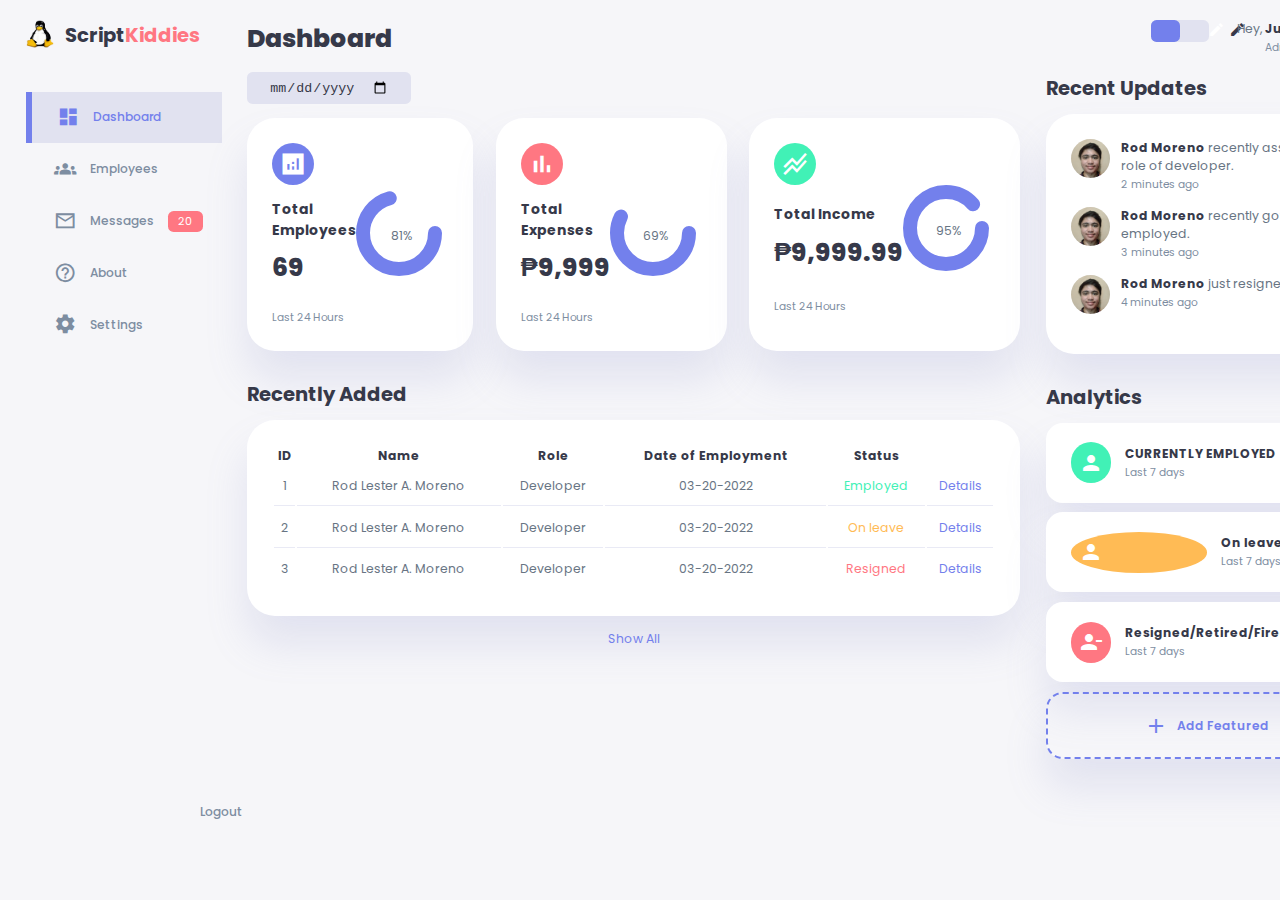
<file: index.html>
<!DOCTYPE html>
<html lang="en">
<head>
    <meta charset="UTF-8">
    <meta http-equiv="X-UA-Compatible" content="IE=edge">
    <meta name="viewport" content="width=device-width, initial-scale=1.0">
    
    <title>Dashboard | Script Kiddies</title>

    <!-- Website icon -->
    <link href="./assets/icons/employee-2.png" rel="icon" type="image/x-icon" />

    <!-- Material icons -->
    <link href="https://fonts.googleapis.com/icon?family=Material+Icons+Sharp" rel="stylesheet" />

    <!-- Personal stylesheet -->
    <link href="./css/style.css" rel="stylesheet" />
</head>
<body>
    <section class="container">

        <!------------- START OF ASIDE ----------------->
        <aside>
            <!------------ TOP - LOGO & GROUP NAME ------------------>
            <section class="top">
                <div class="logo">
                    <img src="./assets/images/tux.png">
                    <h2>Script<span class="danger">Kiddies</span></h2>
                </div>
                <div class="close" id="close-button">
                    <span class="material-icons-sharp">
                        close
                    </span>
                </div>
            </section>
            <section class="sidebar">
                <!-- Home -->
                <!-- <a href="../index.html">
                    <span class="material-icons-sharp">
                        home
                    </span>
                    <h3>Home</h3>
                </a> -->
                <!-- Main overview of the company -->
                <a href="#" class="active">
                    <span class="material-icons-sharp">
                        dashboard
                    </span>
                    <h3>Dashboard</h3>
                </a>
                <!-- List of employees with their details -->
                <a href="./components/employees.html">
                    <span class="material-icons-sharp">
                        groups
                    </span>
                    <h3>Employees</h3>
                </a>
                <!-- Messaging -->
                <a href="#">
                    <span class="material-icons-sharp">
                        mail_outline
                    </span>
                    <h3>Messages</h3>
                    <span class="message-count">20</span>
                </a>
                <!-- About -->
                <a href="./components/about.html">
                    <span class="material-icons-sharp">
                        help_outline
                    </span>
                    <h3>About</h3>
                </a>
                <!-- Administrative settings (available to the admin account only) -->
                <!-- This is where CRUD is done -->
                <a href="#">
                    <span class="material-icons-sharp">
                        settings
                    </span>
                    <h3>Settings</h3>
                </a>
                <!-- Log out -->
                <a href="./login.html">
                    <span class="material-icons-sharp">
                        logout
                    </span>
                    <h3>Logout</h3>
                </a>
            </section>
        </aside>
        <!----------------------- END OF ASIDE ----------------------->

        <!---------- START OF MAIN CONTENT (CENTER CONTENT) -------------->
        <main>
            <h1>Dashboard</h1>

            <div class="date">
                <input type="date">
            </div>

            <!---------- START OF INSIGHTS (TOP PART) -------------->
            <section class="insights">
                <div class="sales">
                    <span class="material-icons-sharp">
                        analytics
                    </span>
                    <div class="middle">
                        <div class="left">
                            <h3>Total Employees</h3>
                            <h1>69</h1>
                        </div>
                        <div class="progress">
                            <svg>
                                <circle cx='38' cy='38' r='36'></circle>
                            </svg>
                            <div class="number">
                                <p>81%</p>
                            </div>
                        </div>
                    </div>
                    <small class="text-muted">
                        Last 24 Hours
                    </small>
                </div>
                <!-- TOTAL EMPLOYEES -->
                <!-------------------- END OF TOTAL SALES ------------------------->
                <div class="expenses">
                    <span class="material-icons-sharp">
                        bar_chart
                    </span>
                    <div class="middle">
                        <div class="left">
                            <h3>Total Expenses</h3>
                            <h1>₱9,999</h1>
                        </div>
                        <div class="progress">
                            <svg>
                                <circle cx='38' cy='38' r='36'></circle>
                            </svg>
                            <div class="number">
                                <p>69%</p>
                            </div>
                        </div>
                    </div>
                    <small class="text-muted">
                        Last 24 Hours
                    </small>
                </div>
                <!-- TOTAL EXPENSES -->
                <!-------------------- END OF EXPENSES ------------------------->
                <div class="income">
                    <span class="material-icons-sharp">
                        stacked_line_chart
                    </span>
                    <div class="middle">
                        <div class="left">
                            <h3>Total Income</h3>
                            <h1>₱9,999.99</h1>
                        </div>
                        <div class="progress">
                            <svg>
                                <circle cx='38' cy='38' r='36'></circle>
                            </svg>
                            <div class="number">
                                <p>95%</p>
                            </div>
                        </div>
                    </div>
                    <small class="text-muted">
                        Last 24 Hours
                    </small>
                </div>
                <!-- TOTAL INCOME -->
                <!-------------------- END OF INCOME ------------------------->
            </section>
            <!------------- END OF INSIGHTS ------------->

            <!-------------- RECENTLY ADDED EMPLOYEES --------------------->
            <section class="recent-added">
                <h2>Recently Added</h2>
                <table>
                    <thead>
                        <tr>
                            <th>ID</th>
                            <th>Name</th>
                            <th>Role</th>
                            <th>Date of Employment</th> <!--- Date of employment ----->
                            <th>Status</th>
                        </tr>
                    </thead>
                    <tbody>
                        <!-- <tr>
                            <td>1</td>
                            <td>Rod Lester A. Moreno</td>
                            <td>Full-Stack Developer</td>
                            <td>03-20-2022</td>
                            <td class="success">Employed</td>
                            <td class="primary">Details</td>
                        </tr>
                        <tr>
                            <td>2</td>
                            <td>Rod Lester A. Moreno</td>
                            <td>Full-Stack Developer</td>
                            <td>03-20-2022</td>
                            <td class="success">Employed</td>
                            <td class="primary">Details</td>
                        </tr>
                        <tr>
                            <td>3</td>
                            <td>Rod Lester A. Moreno</td>
                            <td>Full-Stack Developer</td>
                            <td>03-20-2022</td>
                            <td class="warning">On leave</td>
                            <td class="primary">Details</td>
                        </tr>
                        <tr>
                            <td>4</td>
                            <td>Rod Lester A. Moreno</td>
                            <td>Full-Stack Developer</td>
                            <td>03-20-2022</td>
                            <td class="success">Employed</td>
                            <td class="primary">Details</td>
                        </tr>
                        <tr>
                            <td>5</td>
                            <td>Rod Lester A. Moreno</td>
                            <td>Full-Stack Developer</td>
                            <td>03-20-2022</td>
                            <td class="danger">Resigned</td>
                            <td class="primary">Details</td>
                        </tr> -->
                    </tbody>
                </table>
                <a href="#">Show All</a>
            </section>
            <!----------- END OF RECENTLY ADDED -------------------->
        </main>
        <!-------------- END OF MAIN CONTENT --------------------->

        <!------- START OF RIGHT CONTENT (ANNOUNCEMENTS, OTHER DETAILS) -------->
        <section class="right">
            <!-- START OF TOP -->
            <div class="top">
                <button id="menu-btn">
                    <span class="material-icons-sharp">
                        menu
                    </span>
                </button>
                <!-- theme toggle (light or dark)-->
                <div class="theme-toggler">
                    <!-- light mode -->
                    <span class="material-icons-sharp active">
                        light_mode
                    </span>
                    <!-- dark mode -->
                    <span class="material-icons-sharp">
                        dark_mode
                    </span>
                </div>
                <div class="profile">
                    <div class="info">
                        <p>Hey, <b>Juan</b></p>
                        <small class="text-muted">Admin</small>
                    </div>
                    <div class="profile-photo">
                        <img src="./assets/images/portrait.jpg">
                    </div>
                </div>
            </div>
            <!-- END OF TOP -->
            <!-- START OF RECENT UPDATES -->
            <div class="recent-updates">
                <h2>Recent Updates</h2>
                <div class="updates">
                    <div class="update">
                        <div class="profile-photo">
                            <img src="./assets/images/portrait.jpg">
                        </div>
                        <div class="message">
                            <p><b>Rod Moreno</b> recently assigned a role of developer.</p>
                            <small class="text-muted">2 minutes ago</small>
                        </div>
                    </div>
                    <div class="update">
                        <div class="profile-photo">
                            <img src="./assets/images/portrait.jpg">
                        </div>
                        <div class="message">
                            <p><b>Rod Moreno</b> recently got employed.</p>
                            <small class="text-muted">3 minutes ago</small>
                        </div>
                    </div>
                    <div class="update">
                        <div class="profile-photo">
                            <img src="./assets/images/portrait.jpg">
                        </div>
                        <div class="message">
                            <p><b>Rod Moreno</b> just resigned.</p>
                            <small class="text-muted">4 minutes ago</small>
                        </div>
                    </div>
                </div>
            </div>
            <!-- END OF RECENT UPDATES -->
            <!-- START OF ANALYTICS -->
            <div class="analytics">
                <h2>Analytics</h2>
                <!-- CURRENTLY EMPLOYED -->
                <div class="item online">
                    <div class="icon">
                        <span class="material-icons-sharp">
                            person
                        </span>
                    </div>
                    <div class="right">
                        <div class="info">
                            <h3>CURRENTLY EMPLOYED</h3>
                            <small class="text-muted">Last 7 days</small>
                        </div>
                        <h5 class="success">+23%</h5>
                        <h3>69</h3>
                    </div>
                </div>
                <!-- ON LEAVE -->
                <div class="item offline">
                    <div class="icon">
                        <span class="material-icons-sharp">
                            person_off
                        </span>
                    </div>
                    <div class="right">
                        <div class="info">
                            <h3>On leave</h3>
                            <small class="text-muted">Last 7 days</small>
                        </div>
                        <h5 class="warning">+5%</h5>
                        <h3>3</h3>
                    </div>
                </div>
                <!-- Resigned -->
                <div class="item customers">
                    <div class="icon">
                        <span class="material-icons-sharp">
                            person_remove
                        </span>
                    </div>
                    <div class="right">
                        <div class="info">
                            <h3>Resigned/Retired/Fired</h3>
                            <small class="text-muted">Last 7 days</small>
                        </div>
                        <h5 class="danger">+2%</h5>
                        <h3>1</h3>
                    </div>
                </div>
                <div class="item add-category">
                    <div>
                        <span class="material-icons-sharp">
                            add
                        </span>
                        <h3>Add Featured</h3>
                    </div>
                </div>
            </div>
            <!-- END OF ANALYTICS -->
        </section>
    </section>

    <script src="./js/recent-add.js"></script>
    <script src="./js/index.js"></script>
</body>
</html>
</file>
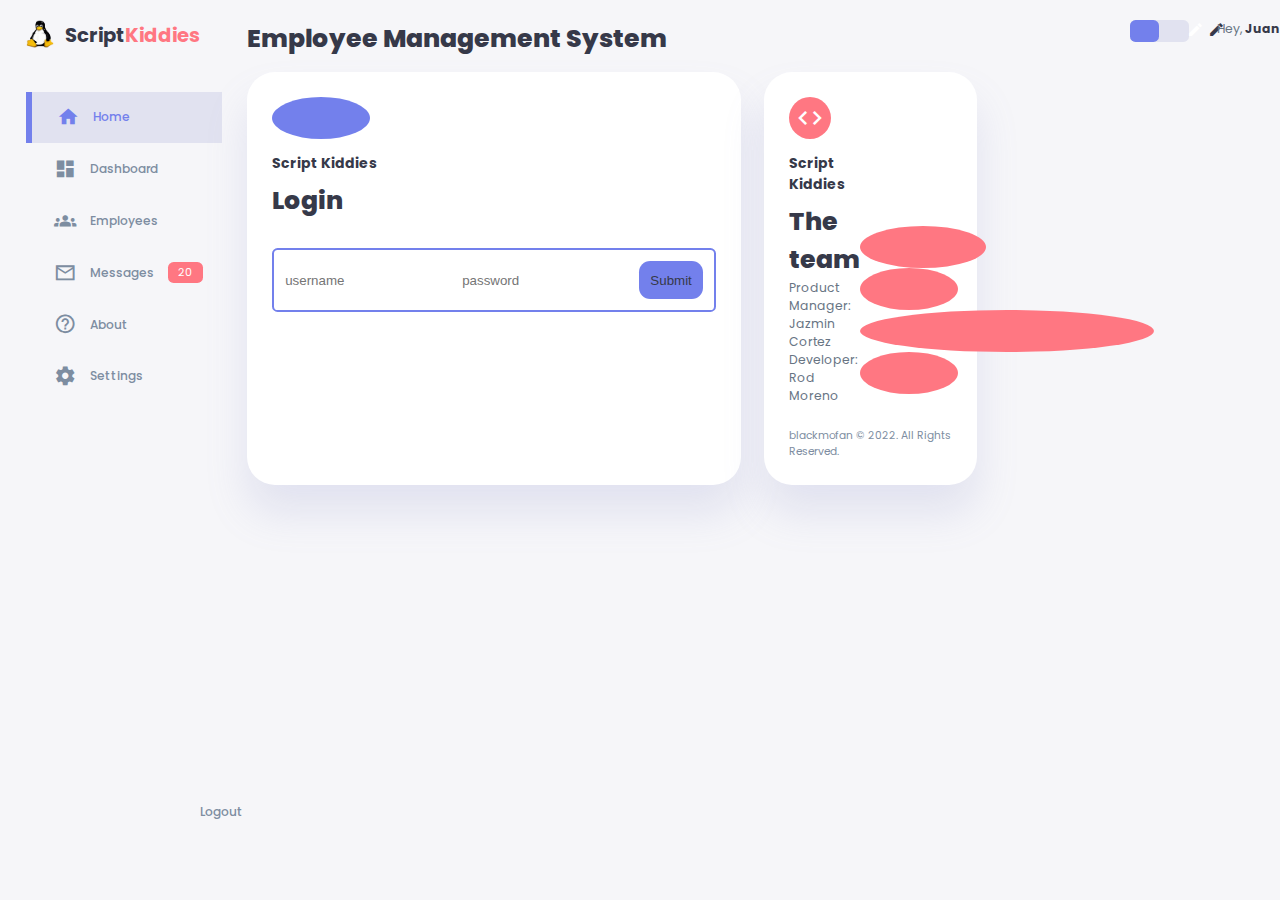
<file: login.html>
<!DOCTYPE html>
<html lang="en">
<head>
    <meta charset="UTF-8">
    <meta http-equiv="X-UA-Compatible" content="IE=edge">
    <meta name="viewport" content="width=device-width, initial-scale=1.0">
    
    <title>Login | Script Kiddies</title>

    <!-- Website icon -->
    <link href="./assets/icons/employee-2.png" rel="icon" type="image/x-icon" />

    <!-- Material icons -->
    <link href="https://fonts.googleapis.com/icon?family=Material+Icons+Sharp" rel="stylesheet" />

    <!-- Personal stylesheet -->
    <link href="./css/style.css" rel="stylesheet" />
</head>
<body>
    <section class="container">

        <!------------- START OF ASIDE ----------------->
        <aside>
            <!------------ TOP - LOGO & GROUP NAME ------------------>
            <section class="top">
                <div class="logo">
                    <img src="./assets/images/tux.png">
                    <h2>Script<span class="danger">Kiddies</span></h2>
                </div>
                <div class="close" id="close-button">
                    <span class="material-icons-sharp">
                        close
                    </span>
                </div>
            </section>
            <section class="sidebar">
                <!-- Home -->
                <a href="#" class="active">
                    <span class="material-icons-sharp">
                        home
                    </span>
                    <h3>Home</h3>
                </a>
                <!-- Main overview of the company -->
                <a href="./index.html">
                    <span class="material-icons-sharp">
                        dashboard
                    </span>
                    <h3>Dashboard</h3>
                </a>
                <!-- List of employees with their details -->
                <a href="./components/employees.html">
                    <span class="material-icons-sharp">
                        groups
                    </span>
                    <h3>Employees</h3>
                </a>
                <!-- Messaging -->
                <a href="#">
                    <span class="material-icons-sharp">
                        mail_outline
                    </span>
                    <h3>Messages</h3>
                    <span class="message-count">20</span>
                </a>
                <!-- About -->
                <a href="./components/about.html">
                    <span class="material-icons-sharp">
                        help_outline
                    </span>
                    <h3>About</h3>
                </a>
                <!-- Administrative settings (available to the admin account only) -->
                <!-- This is where CRUD is done -->
                <a href="#">
                    <span class="material-icons-sharp">
                        settings
                    </span>
                    <h3>Settings</h3>
                </a>
                <!-- Log out -->
                <a href="#">
                    <span class="material-icons-sharp">
                        logout
                    </span>
                    <h3>Logout</h3>
                </a>
            </section>
        </aside>
        <!----------------------- END OF ASIDE ----------------------->

        <!---------- START OF MAIN CONTENT (CENTER CONTENT) -------------->
        <main>
            <h1>Employee Management System</h1>

            <!-- <div class="date">
                <input type="date">
            </div> -->

            <!---------- START OF INSIGHTS (TOP PART) -------------->
            <section class="insights">
                <div class="sales">
                    <span class="material-icons-sharp">
                        hub
                    </span>
                    <div class="middle">
                        <div class="left">
                            <h3>Script Kiddies</h3>
                            <h1>Login</h1>
                            <form action="./index.html" method="POST" id="login-form">
                                <input type="text" name="username" placeholder="username" >
                                <input type="password" name="password" placeholder="password">
                                <!-- <a href="./index.html"><button id="submit-btn">Submit</button></a> -->
                                <input type="submit" value="Submit">
                            </form>
                        </div>
                        <!-- <div>
                            <form>
                                <input type="text" name="username" placeholder="username" >
                                <input type="pasword" name="password" placeholder="password">
                                <button href="#">Submit</button>
                            </form>
                        </div> -->
                        <!-- <div class="progress">
                            <svg>
                                <circle cx='38' cy='38' r='36'></circle>
                            </svg>
                            <div class="number">
                                <p>81%</p>
                            </div>
                        </div> -->
                    </div>
                    <!-- <small class="text-muted">
                        Last 24 hours
                    </small> -->
                </div>
                <!-- TOTAL EMPLOYEES -->
                <!-------------------- END OF TOTAL SALES ------------------------->
                <div class="expenses">
                    <span class="material-icons-sharp">
                        code
                    </span>
                    <div class="middle">
                        <div class="left">
                            <h3>Script Kiddies</h3>
                            <h1>The team</h1>
                            <p>Product Manager: Jazmin Cortez</p>
                            <p>Developer: Rod Moreno</p>
                        </div>
                        <div class="progress">
                            <!-- <svg>
                                <circle cx='38' cy='38' r='36'></circle>
                            </svg> -->
                            <!-- <div class="number">
                                <p>81%</p>
                            </div> -->
                            <span class="material-icons-sharp">
                                html
                            </span>
                            <span class="material-icons-sharp">
                                css
                            </span>
                            <span class="material-icons-sharp">
                                javascript
                            </span>
                            <span class="material-icons-sharp">
                                php
                            </span>
                        </div>
                    </div>
                    <small class="text-muted">
                        blackmofan &copy 2022. All Rights Reserved.
                    </small>
                </div>
                <!-- TOTAL EXPENSES -->
                <!-------------------- END OF EXPENSES ------------------------->
            </section>
            <!------------- END OF INSIGHTS ------------->
            <!----------- END OF RECENTLY ADDED -------------------->
        </main>
        <!-------------- END OF MAIN CONTENT --------------------->

        <!------- START OF RIGHT CONTENT (ANNOUNCEMENTS, OTHER DETAILS) -------->
        <section class="right">
            <!-- START OF TOP -->
            <div class="top">
                <button id="menu-btn">
                    <span class="material-icons-sharp">
                        menu
                    </span>
                </button>
                <!-- theme toggle (light or dark)-->
                <div class="theme-toggler">
                    <!-- light mode -->
                    <span class="material-icons-sharp active">
                        light_mode
                    </span>
                    <!-- dark mode -->
                    <span class="material-icons-sharp">
                        dark_mode
                    </span>
                </div>
                <div class="profile">
                    <div class="info">
                        <p>Hey, <b>Juan</b></p>
                        <!-- <small class="text-muted">Admin</small> -->
                    </div>
                    <div class="profile-photo">
                        <!-- <img src="./assets/images/portrait.jpg"> -->
                    </div>
                </div>
            </div>
            <!-- END OF TOP -->

        </section>
    </section>

    <script src="./js/recent-add.js"></script>
    <script src="./js/index.js"></script>
</body>
</html>
</file>
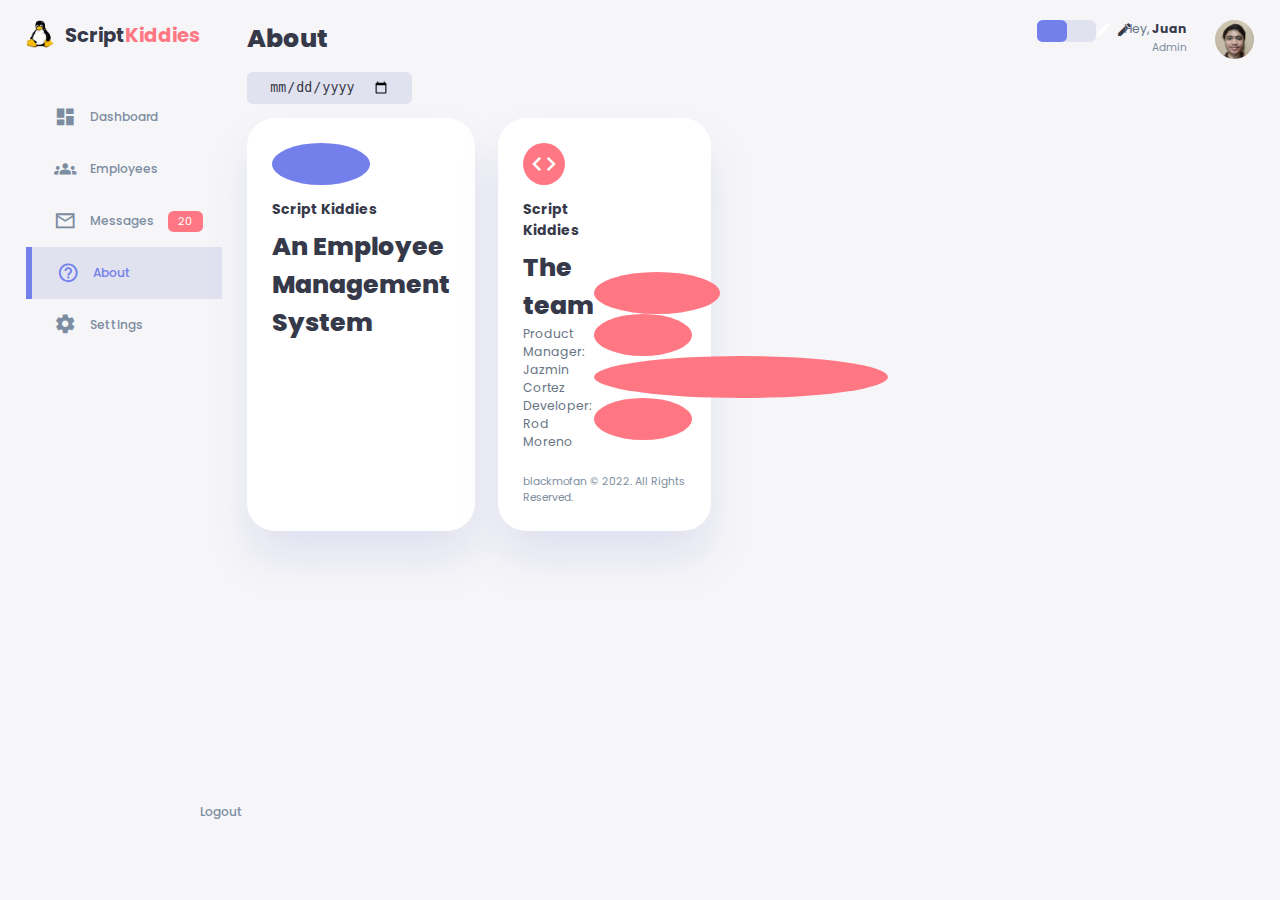
<file: components/about.html>
<!DOCTYPE html>
<html lang="en">
<head>
    <meta charset="UTF-8">
    <meta http-equiv="X-UA-Compatible" content="IE=edge">
    <meta name="viewport" content="width=device-width, initial-scale=1.0">
    
    <title>About | Script Kiddies</title>

    <!-- Website icon -->
    <link href="../assets/icons/employee-2.png" rel="icon" type="image/x-icon" />

    <!-- Material icons -->
    <link href="https://fonts.googleapis.com/icon?family=Material+Icons+Sharp" rel="stylesheet" />

    <!-- Personal stylesheet -->
    <link href="../css/style.css" rel="stylesheet" />
</head>
<body>
    <section class="container">

        <!------------- START OF ASIDE ----------------->
        <aside>
            <!------------ TOP - LOGO & GROUP NAME ------------------>
            <section class="top">
                <div class="logo">
                    <img src="../assets/images/tux.png">
                    <h2>Script<span class="danger">Kiddies</span></h2>
                </div>
                <div class="close" id="close-button">
                    <span class="material-icons-sharp">
                        close
                    </span>
                </div>
            </section>
            <section class="sidebar">
                <!-- Home -->
                <!-- <a href="../index.html">
                    <span class="material-icons-sharp">
                        home
                    </span>
                    <h3>Home</h3>
                </a> -->
                <!-- Main overview of the company -->
                <a href="../index.html">
                    <span class="material-icons-sharp">
                        dashboard
                    </span>
                    <h3>Dashboard</h3>
                </a>
                <!-- List of employees with their details -->
                <a href="./employees.html">
                    <span class="material-icons-sharp">
                        groups
                    </span>
                    <h3>Employees</h3>
                </a>
                <!-- Messaging -->
                <a href="#">
                    <span class="material-icons-sharp">
                        mail_outline
                    </span>
                    <h3>Messages</h3>
                    <span class="message-count">20</span>
                </a>
                <!-- About -->
                <a href="#" class="active">
                    <span class="material-icons-sharp">
                        help_outline
                    </span>
                    <h3>About</h3>
                </a>
                <!-- Administrative settings (available to the admin account only) -->
                <!-- This is where CRUD is done -->
                <a href="#">
                    <span class="material-icons-sharp">
                        settings
                    </span>
                    <h3>Settings</h3>
                </a>
                <!-- Log out -->
                <a href="../login.html">
                    <span class="material-icons-sharp">
                        logout
                    </span>
                    <h3>Logout</h3>
                </a>
            </section>
        </aside>
        <!----------------------- END OF ASIDE ----------------------->

        <!---------- START OF MAIN CONTENT (CENTER CONTENT) -------------->
        <main>
            <h1>About</h1>

            <div class="date">
                <input type="date">
            </div>

            <!---------- START OF INSIGHTS (TOP PART) -------------->
            <section class="insights">
                <div class="sales">
                    <span class="material-icons-sharp">
                        hub
                    </span>
                    <div class="middle">
                        <div class="left">
                            <h3>Script Kiddies</h3>
                            <h1>An Employee Management System</h1>
                        </div>
                        <!-- <div class="progress">
                            <svg>
                                <circle cx='38' cy='38' r='36'></circle>
                            </svg>
                            <div class="number">
                                <p>81%</p>
                            </div>
                        </div> -->
                    </div>
                    <!-- <small class="text-muted">
                        Last 24 hours
                    </small> -->
                </div>
                <!-- TOTAL EMPLOYEES -->
                <!-------------------- END OF TOTAL SALES ------------------------->
                <div class="expenses">
                    <span class="material-icons-sharp">
                        code
                    </span>
                    <div class="middle">
                        <div class="left">
                            <h3>Script Kiddies</h3>
                            <h1>The team</h1>
                            <p>Product Manager: Jazmin Cortez</p>
                            <p>Developer: Rod Moreno</p>
                        </div>
                        <div class="progress">
                            <!-- <svg>
                                <circle cx='38' cy='38' r='36'></circle>
                            </svg> -->
                            <!-- <div class="number">
                                <p>81%</p>
                            </div> -->
                            <span class="material-icons-sharp">
                                html
                            </span>
                            <span class="material-icons-sharp">
                                css
                            </span>
                            <span class="material-icons-sharp">
                                javascript
                            </span>
                            <span class="material-icons-sharp">
                                php
                            </span>
                        </div>
                    </div>
                    <small class="text-muted">
                        blackmofan &copy 2022. All Rights Reserved.
                    </small>
                </div>
                <!-- TOTAL EXPENSES -->
                <!-------------------- END OF EXPENSES ------------------------->
            </section>
            <!------------- END OF INSIGHTS ------------->
            <!----------- END OF RECENTLY ADDED -------------------->
        </main>
        <!-------------- END OF MAIN CONTENT --------------------->

        <!------- START OF RIGHT CONTENT (ANNOUNCEMENTS, OTHER DETAILS) -------->
        <section class="right">
            <!-- START OF TOP -->
            <div class="top">
                <button id="menu-btn">
                    <span class="material-icons-sharp">
                        menu
                    </span>
                </button>
                <!-- theme toggle (light or dark)-->
                <div class="theme-toggler">
                    <!-- light mode -->
                    <span class="material-icons-sharp active">
                        light_mode
                    </span>
                    <!-- dark mode -->
                    <span class="material-icons-sharp">
                        dark_mode
                    </span>
                </div>
                <div class="profile">
                    <div class="info">
                        <p>Hey, <b>Juan</b></p>
                        <small class="text-muted">Admin</small>
                    </div>
                    <div class="profile-photo">
                        <img src="../assets/images/portrait.jpg">
                    </div>
                </div>
            </div>
            <!-- END OF TOP -->

        </section>
    </section>

    <script src="../js/recent-add.js"></script>
    <script src="../js/index.js"></script>
</body>
</html>
</file>
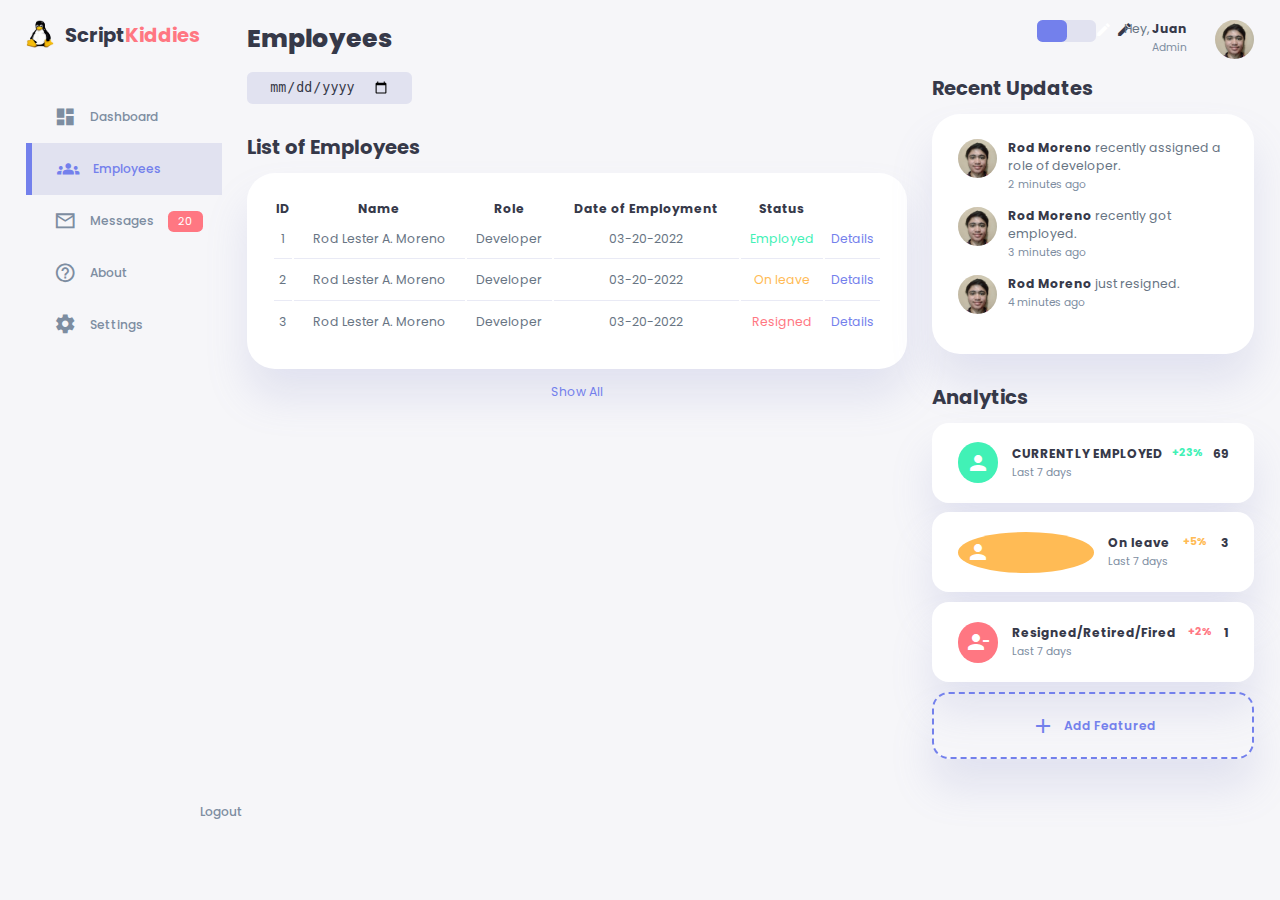
<file: components/employees.html>
<!DOCTYPE html>
<html lang="en">
<head>
    <meta charset="UTF-8">
    <meta http-equiv="X-UA-Compatible" content="IE=edge">
    <meta name="viewport" content="width=device-width, initial-scale=1.0">
    
    <title>Employees | Script Kiddies</title>

    <!-- Website icon -->
    <link href="../assets/icons/employee-2.png" rel="icon" type="image/x-icon" />

    <!-- Material icons -->
    <link href="https://fonts.googleapis.com/icon?family=Material+Icons+Sharp" rel="stylesheet" />

    <!-- Personal stylesheet -->
    <link href="../css/style.css" rel="stylesheet" />
</head>
<body>
    <section class="container">

        <!------------- START OF ASIDE ----------------->
        <aside>
            <!------------ TOP - LOGO & GROUP NAME ------------------>
            <section class="top">
                <div class="logo">
                    <img src="../assets/images/tux.png">
                    <h2>Script<span class="danger">Kiddies</span></h2>
                </div>
                <div class="close" id="close-button">
                    <span class="material-icons-sharp">
                        close
                    </span>
                </div>
            </section>
            <section class="sidebar">
                <!-- Home -->
                <!-- <a href="../index.html">
                    <span class="material-icons-sharp">
                        home
                    </span>
                    <h3>Home</h3>
                </a> -->
                <!-- Main overview of the company -->
                <a href="../index.html">
                    <span class="material-icons-sharp">
                        dashboard
                    </span>
                    <h3>Dashboard</h3>
                </a>
                <!-- List of employees with their details -->
                <a href="#" class="active">
                    <span class="material-icons-sharp">
                        groups
                    </span>
                    <h3>Employees</h3>
                </a>
                <!-- Messaging -->
                <a href="#">
                    <span class="material-icons-sharp">
                        mail_outline
                    </span>
                    <h3>Messages</h3>
                    <span class="message-count">20</span>
                </a>
                <!-- About -->
                <a href="./about.html">
                    <span class="material-icons-sharp">
                        help_outline
                    </span>
                    <h3>About</h3>
                </a>
                <!-- Administrative settings (available to the admin account only) -->
                <!-- This is where CRUD is done -->
                <a href="#">
                    <span class="material-icons-sharp">
                        settings
                    </span>
                    <h3>Settings</h3>
                </a>
                <!-- Log out -->
                <a href="../login.html">
                    <span class="material-icons-sharp">
                        logout
                    </span>
                    <h3>Logout</h3>
                </a>
            </section>
        </aside>
        <!----------------------- END OF ASIDE ----------------------->

        <!---------- START OF MAIN CONTENT (CENTER CONTENT) -------------->
        <main>
            <h1>Employees</h1>

            <div class="date">
                <input type="date">
            </div>

            <!---------- START OF INSIGHTS (TOP PART) -------------->
            <section class="insights">
                <!-- <div class="sales">
                    <span class="material-icons-sharp">
                        analytics
                    </span>
                    <div class="middle">
                        <div class="left">
                            <h3>Total Employees</h3>
                            <h1>69</h1>
                        </div>
                        <div class="progress">
                            <svg>
                                <circle cx='38' cy='38' r='36'></circle>
                            </svg>
                            <div class="number">
                                <p>81%</p>
                            </div>
                        </div>
                    </div>
                    <small class="text-muted">
                        Last 24 Hours
                    </small>
                </div> -->
                <!-- TOTAL EMPLOYEES -->
                <!-------------------- END OF TOTAL SALES ------------------------->
                <!-- <div class="expenses">
                    <span class="material-icons-sharp">
                        bar_chart
                    </span>
                    <div class="middle">
                        <div class="left">
                            <h3>Total Expenses</h3>
                            <h1>₱9,999</h1>
                        </div>
                        <div class="progress">
                            <svg>
                                <circle cx='38' cy='38' r='36'></circle>
                            </svg>
                            <div class="number">
                                <p>69%</p>
                            </div>
                        </div>
                    </div>
                    <small class="text-muted">
                        Last 24 Hours
                    </small>
                </div> -->
                <!-- TOTAL EXPENSES -->
                <!-------------------- END OF EXPENSES ------------------------->
                <!-- <div class="income">
                    <span class="material-icons-sharp">
                        stacked_line_chart
                    </span>
                    <div class="middle">
                        <div class="left">
                            <h3>Total Income</h3>
                            <h1>₱9,999.99</h1>
                        </div>
                        <div class="progress">
                            <svg>
                                <circle cx='38' cy='38' r='36'></circle>
                            </svg>
                            <div class="number">
                                <p>95%</p>
                            </div>
                        </div>
                    </div>
                    <small class="text-muted">
                        Last 24 Hours
                    </small>
                </div> -->
                <!-- TOTAL INCOME -->
                <!-------------------- END OF INCOME ------------------------->
            </section>
            <!------------- END OF INSIGHTS ------------->

            <!-------------- RECENTLY ADDED EMPLOYEES --------------------->
            <section class="recent-added">
                <!-- <h2>Recently Added</h2> -->
                <h2>List of Employees</h2>
                <table>
                    <thead>
                        <tr>
                            <th>ID</th>
                            <th>Name</th>
                            <th>Role</th>
                            <th>Date of Employment</th> <!--- Date of employment ----->
                            <th>Status</th>
                        </tr>
                    </thead>
                    <tbody>
                        <!-- <tr>
                            <td>1</td>
                            <td>Rod Lester A. Moreno</td>
                            <td>Full-Stack Developer</td>
                            <td>03-20-2022</td>
                            <td class="success">Employed</td>
                            <td class="primary">Details</td>
                        </tr>
                        <tr>
                            <td>2</td>
                            <td>Rod Lester A. Moreno</td>
                            <td>Full-Stack Developer</td>
                            <td>03-20-2022</td>
                            <td class="success">Employed</td>
                            <td class="primary">Details</td>
                        </tr>
                        <tr>
                            <td>3</td>
                            <td>Rod Lester A. Moreno</td>
                            <td>Full-Stack Developer</td>
                            <td>03-20-2022</td>
                            <td class="warning">On leave</td>
                            <td class="primary">Details</td>
                        </tr>
                        <tr>
                            <td>4</td>
                            <td>Rod Lester A. Moreno</td>
                            <td>Full-Stack Developer</td>
                            <td>03-20-2022</td>
                            <td class="success">Employed</td>
                            <td class="primary">Details</td>
                        </tr>
                        <tr>
                            <td>5</td>
                            <td>Rod Lester A. Moreno</td>
                            <td>Full-Stack Developer</td>
                            <td>03-20-2022</td>
                            <td class="danger">Resigned</td>
                            <td class="primary">Details</td>
                        </tr> -->
                    </tbody>
                </table>
                <a href="#">Show All</a>
            </section>
            <!----------- END OF RECENTLY ADDED -------------------->
        </main>
        <!-------------- END OF MAIN CONTENT --------------------->

        <!------- START OF RIGHT CONTENT (ANNOUNCEMENTS, OTHER DETAILS) -------->
        <section class="right">
            <!-- START OF TOP -->
            <div class="top">
                <button id="menu-btn">
                    <span class="material-icons-sharp">
                        menu
                    </span>
                </button>
                <!-- theme toggle (light or dark)-->
                <div class="theme-toggler">
                    <!-- light mode -->
                    <span class="material-icons-sharp active">
                        light_mode
                    </span>
                    <!-- dark mode -->
                    <span class="material-icons-sharp">
                        dark_mode
                    </span>
                </div>
                <div class="profile">
                    <div class="info">
                        <p>Hey, <b>Juan</b></p>
                        <small class="text-muted">Admin</small>
                    </div>
                    <div class="profile-photo">
                        <img src="../assets/images/portrait.jpg">
                    </div>
                </div>
            </div>
            <!-- END OF TOP -->
            <!-- START OF RECENT UPDATES -->
            <div class="recent-updates">
                <h2>Recent Updates</h2>
                <div class="updates">
                    <div class="update">
                        <div class="profile-photo">
                            <img src="../assets/images/portrait.jpg">
                        </div>
                        <div class="message">
                            <p><b>Rod Moreno</b> recently assigned a role of developer.</p>
                            <small class="text-muted">2 minutes ago</small>
                        </div>
                    </div>
                    <div class="update">
                        <div class="profile-photo">
                            <img src="../assets/images/portrait.jpg">
                        </div>
                        <div class="message">
                            <p><b>Rod Moreno</b> recently got employed.</p>
                            <small class="text-muted">3 minutes ago</small>
                        </div>
                    </div>
                    <div class="update">
                        <div class="profile-photo">
                            <img src="../assets/images/portrait.jpg">
                        </div>
                        <div class="message">
                            <p><b>Rod Moreno</b> just resigned.</p>
                            <small class="text-muted">4 minutes ago</small>
                        </div>
                    </div>
                </div>
            </div>
            <!-- END OF RECENT UPDATES -->
            <!-- START OF ANALYTICS -->
            <div class="analytics">
                <h2>Analytics</h2>
                <!-- CURRENTLY EMPLOYED -->
                <div class="item online">
                    <div class="icon">
                        <span class="material-icons-sharp">
                            person
                        </span>
                    </div>
                    <div class="right">
                        <div class="info">
                            <h3>CURRENTLY EMPLOYED</h3>
                            <small class="text-muted">Last 7 days</small>
                        </div>
                        <h5 class="success">+23%</h5>
                        <h3>69</h3>
                    </div>
                </div>
                <!-- ON LEAVE -->
                <div class="item offline">
                    <div class="icon">
                        <span class="material-icons-sharp">
                            person_off
                        </span>
                    </div>
                    <div class="right">
                        <div class="info">
                            <h3>On leave</h3>
                            <small class="text-muted">Last 7 days</small>
                        </div>
                        <h5 class="warning">+5%</h5>
                        <h3>3</h3>
                    </div>
                </div>
                <!-- Resigned -->
                <div class="item customers">
                    <div class="icon">
                        <span class="material-icons-sharp">
                            person_remove
                        </span>
                    </div>
                    <div class="right">
                        <div class="info">
                            <h3>Resigned/Retired/Fired</h3>
                            <small class="text-muted">Last 7 days</small>
                        </div>
                        <h5 class="danger">+2%</h5>
                        <h3>1</h3>
                    </div>
                </div>
                <div class="item add-category">
                    <div>
                        <span class="material-icons-sharp">
                            add
                        </span>
                        <h3>Add Featured</h3>
                    </div>
                </div>
            </div>
            <!-- END OF ANALYTICS -->
        </section>
    </section>

    <script src="../js/recent-add.js"></script>
    <script src="../js/index.js"></script>
</body>
</html>
</file>
<file: css/style.css>
@import url('https://fonts.googleapis.com/css2?family=Poppins:wght@300;400;500;600;700;800&display=swap');

/* ROOT VARIABLES */
:root {
    --color-primary: #7380ec;
    --color-danger: #ff7782;
    --color-success: #41f1b6;
    --color-warning: #ffbb55;
    --color-white: #fff;
    --color-info-dark: #7d8da1;
    --color-info-light: #dce1eb;
    --color-dark: #363949;
    --color-light: rgba(132, 139, 200, 0.18);
    --color-primary-variant: #111e88;
    --color-dark-variant: #677483;
    --color-background: #f6f6f9;

    --card-border-radius: 2rem;
    --border-radius-1: 0.4rem;
    --border-radius-2: 0.8rem;
    --border-radius-3: 1.2rem;

    --card-padding: 1.8rem;
    --padding-1: 1.2rem;

    --box-shadow: 0 2rem 3rem var(--color-light);
}

/* Dark theme variables */
.dark-theme-variables {
    --color-background: #181a1e;
    --color-white: #202528;
    --color-dark: #edeffd;
    --color-dark-variant: #a3bdcc;
    --color-light: rgba(0, 0, 0, 0.4);
    --box-shadow: 0 2rem 3rem var(--color-light);
}

* {
    margin: 0;
    padding: 0;
    outline: 0;
    appearance: none;
    border: 0;
    text-decoration: none;
    list-style: none;
    box-sizing: border-box;
}

html {
    font-size: 14px;
}

body {
    width: 100vw;
    height: 100vh;
    font-family: poppins, sans-serif;
    font-size: 0.88rem;
    background: var(--color-background);
    user-select: none;
    overflow-x: hidden;
    color: var(--color-dark);
}

.container {
    display: grid;
    width: 96%;
    margin: 0 auto;
    gap: 1.8rem;
    grid-template-columns: 14rem auto 23rem;
}

a {
    color: var(--color-dark);
}

img {
    display: block;
    width: 100%;
}

h1 {
    font-weight: 800;
    font-size: 1.8rem;
}

h2 {
    font-size: 1.4rem;
}

h3 {
    font-size: 0.87rem;
}

h4 {
    font-size: 0.8rem;
}

h5 {
    font-size: 0.77rem;
}

small {
    font-size: 0.76rem;
}

.profile-photo {
    width: 2.8rem;
    height: 2.8rem;
    border-radius: 50%;
    overflow: hidden;
}

.text-muted {
    color: var(--color-info-dark);
}

p {
    color: var(--color-dark-variant);
}

b {
    color: var(--color-dark);
}

.primary {
    color: var(--color-primary);
}

.danger {
    color: var(--color-danger);
}
.success {
    color: var(--color-success);
}
.warning {
    color: var(--color-warning);
}

/* START OF SIDEBAR */
aside {
    height: 100vh;
}

aside .top {
    display: flex;
    align-items: center;
    justify-content: space-between;
    margin-top: 1.4rem;
}

aside .logo {
    display: flex;
    gap: 0.8rem;
}

aside .logo img {
    width: 2rem;
    height: 2rem;
}

aside .close {
    display: none;
}

/* SIDEBAR */
aside .sidebar {
    display: flex;
    flex-direction: column;
    height: 86vh;
    position: relative;
    top: 3rem;
}

aside h3 {
    font-weight: 500;
}

aside .sidebar a {
    display: flex;
    color: var(--color-info-dark);
    margin-left: 2rem;
    gap: 1rem;
    align-items: center;
    position: relative;
    height: 3.7rem;
    transition: all 300ms ease;
}

aside .sidebar a span {
    font-size: 1.6rem;
    transition: all 300ms ease;
}

aside .sidebar a:last-child {
    position: absolute;
    bottom: 2rem;
    width: 100%;
}

aside .sidebar a.active {
    background: var(--color-light);
    color: var(--color-primary);
    margin-left: 0;
}

aside .sidebar a.active::before {
    content: '';
    width: 6px;
    height: 100%;
    background: var(--color-primary);
}

aside .sidebar a.active span {
    color: var(--color-primary);
    margin-left: calc(1rem - 3px);
}

aside .sidebar a:hover {
    color: var(--color-primary);
}

aside .sidebar a:hover span {
    margin-left: 1rem;
}

aside .sidebar .message-count {
    background: var(--color-danger);
    color: var(--color-white);
    padding: 2px 10px;
    font-size: 11px;
    border-radius: var(--border-radius-1);
}
/* END OF SIDEBAR */

/* START OF MAIN */
main {
    margin-top: 1.4rem;
}

main .date {
    display: inline-block;
    background: var(--color-light);
    border-radius: var(--border-radius-1);
    margin-top: 1rem;
    padding: 0.5rem 1.6rem;
}

main .date input[type='date'] {
    background: transparent;
    color: var(--color-dark);
}

/* START OF INSIGHTS */
main .insights {
    display: grid;
    grid-template-columns: repeat(3, 1fr);
    gap: 1.6rem;
}

main .insights > div {
    background: var(--color-white);
    padding: var(--card-padding);
    border-radius: var(--card-border-radius);
    margin-top: 1rem;
    box-shadow: var(--box-shadow);
    transition: all 300ms ease;
}

main .insights > div:hover {
    box-shadow: none;
}

main .insights > div span {
    background: var(--color-primary);
    padding: 0.5rem;
    border-radius: 50%;
    color: var(--color-white);
    font-size: 2rem;
}

main .insights > div.expenses span {
    background: var(--color-danger);
}

main .insights > div.income span {
    background: var(--color-success);
}

main .insights > div .middle {
    display: flex;
    align-items: center;
    justify-content: space-between;
}

main .insights h3 {
    margin: 1rem 0 0.6rem;
    font-size: 1rem;
}

main .insights .progress {
    position: relative;
    width: 92px;
    height: 92px;
    border-radius: 50%;
}

main .insights svg {
    width: 7rem;
    height: 7rem;
}

main .insights svg circle {
    fill: none;
    stroke: var(--color-primary);
    stroke-width: 14;
    stroke-linecap: round;
    transform: translate(5px, 5px);
    stroke-dasharray: 110;
    stroke-dashoffset: 92;
}

main .insights .sales svg circle {
    stroke-dashoffset: 40;
    stroke-dasharray: 200;
}

main .insights .expenses svg circle {
    stroke-dashoffset: 70;
    stroke-dasharray: 200;
}

main .insights .income svg circle {
    stroke-dashoffset: 0;
    stroke-dasharray: 200;
}

main .insights .progress .number {
    position: absolute;
    top: 0;
    left: 0;
    height: 100%;
    width: 100%;
    display: flex;
    justify-content: center;
    align-items: center;
}

main .insights small {
    margin-top: 1.6rem;
    display: block;
}

/* END OF INSIGHTS */

/* START OF RECENT ADDS */
main .recent-added {
    margin-top: 2rem;
}

main .recent-added h2 {
    margin-bottom: 0.8rem;
}

main .recent-added table {
    background: var(--color-white);
    width: 100%;
    border-radius: var(--card-border-radius);
    padding: var(--card-padding);
    text-align: center;
    box-shadow: var(--box-shadow);
    transition: all 300ms ease;
}

main .recent-added table:hover {
    box-shadow: none;
}

main table tbody td {
    height: 2.8rem;
    border-bottom: 1px solid var(--color-light);
    color: var(--color-dark-variant);
}

main table tbody tr:last-child td{
    border: none;
}

main .recent-added a {
    text-align: center;
    display: block;
    margin: 1rem auto;
    color: var(--color-primary);
}

/* END OF RECENT ADDS */

/* START OF RIGHT CONTENT */
.right {
    margin-top: 1.4rem;
}

.right .top {
    display: flex;
    justify-content: end;
    gap: 2rem;
}

.right .top button {
    display: none;
}

.right .theme-toggler {
    background: var(--color-light);
    display: flex;
    justify-content: space-between;
    align-items: center;
    height: 1.6rem;
    width: 4.2rem;
    cursor: pointer;
    border-radius: var(--border-radius-1);
}

.right .theme-toggler span {
    font-size: 1.2rem;
    width: 50%;
    height: 100%;
    display: flex;
    align-items: center;
    justify-content: center;
}

.right .theme-toggler span.active {
    background: var(--color-primary);
    color: #fff;
    border-radius: var(--border-radius-1);
}

.right .top .profile {
    display: flex;
    gap: 2rem;
    text-align: right;
}

/* RECENT UPDATES */
.right  .recent-updates {
    margin-top: 1rem;
}

.right .recent-updates h2 {
    margin-bottom: 0.8rem;
}

.right .recent-updates .updates {
    background: var(--color-white);
    padding: var(--card-padding);
    border-radius: var(--card-border-radius);
    box-shadow: var(--box-shadow);
    transition: all 300ms ease;
}

.right .recent-updates .updates:hover {
    box-shadow: none;
}

.right .recent-updates .updates .update {
    display: grid;
    grid-template-columns: 2.6rem auto;
    gap: 1rem;
    margin-bottom: 1rem;
}

/* END OF RECENT UPDATES */

/* ANALYTICS */
.right .analytics {
    margin-top: 2rem;
}

.right .analytics h2 {
    margin-bottom: 0.8rem;
}

.right .analytics .item {
    background: var(--color-white);
    display: flex;
    align-items: center;
    gap: 1rem;
    margin-bottom: 0.7rem;
    padding: 1.4rem var(--card-padding);
    border-radius: var(--border-radius-3);
    box-shadow: var(--box-shadow);
    transition: all 300ms ease;
}

.right .analytics .item:hover {
    box-shadow: none;
}

.right .analytics .item .right {
    display: flex;
    justify-content: space-between;
    align-items: start;
    margin: 0;
    width: 100%;
}

.right .analytics .item .icon {
    padding: 0.6rem;
    color: var(--color-white);
    border-radius: 50%;
    background: var(--color-success);
    display: flex;
}

.right .analytics .item.offline .icon {
    background: var(--color-warning);
}

.right .analytics .item.customers .icon {
    background: var(--color-danger);
}

.right .analytics .add-category {
    background-color: transparent;
    border: 2px dashed var(--color-primary);
    color: var(--color-primary);
    display: flex;
    align-items: center;
    justify-content: center;
}

.right .analytics .add-category:hover {
    background: var(--color-primary);
    color:  var(--color-white);
}

.right .analytics .add-category div {
    display: flex;
    align-items: center;
    gap: 0.6rem;
}

.right .analytics .add-category div h3 {
    font-weight: 600;
}

/* END OF ANALYTICS */

/* END OF RIGHT CONTENT */

/* END OF MAIN */

/* ***************** MEDIA QUERIES ***************** */
@media screen and (max-width: 1200px) { /* big tablets and small laptops */
    .container {
        width: 94%;
        grid-template-columns: 7rem auto 23rem;
    }

    aside .logo h2 {
        display: none;
    }

    aside .sidebar h3 {
        display: none;
    }

    aside .sidebar a {
        width: 5.6rem;
    }

    aside .sidebar a:last-child {
        position: relative;
        margin-top: 1.8rem;
    }

    main .insights {
        grid-template-columns: 1fr;
        gap: 0;
    }

    main .recent-added {
        width: 94%;
        position: absolute;
        left: 50%;
        transform: translateX(-50%);
        margin: 2rem 0 0 8.8rem;
    }

    main .recent-added table {
        width: 83vw;
    }

    main table thead tr th:last-child,
    main table thead tr th:first-child {
        display: none;
    }

    main table tbody tr td:last-child,
    main table tbody tr td:first-child {
        display: none;
    }
}

@media screen and (max-width: 768px) { /* smaller tablets and mobile */
    .container {
        width: 100%;
        grid-template-columns: 1fr;
    }

    aside {
        position: fixed;
        left: -100%;
        background: var(--color-white);
        width: 18rem;
        z-index: 3;
        box-shadow: 1rem 3rem 4rem var(--color-light);
        height: 100vh;
        padding-right: var(--card-padding);
        display: none;
        animation: showMenu 400ms ease forwards;
    }

    @keyframes showMenu {
        to {
            left: 0;
        }
    }

    aside .logo {
        margin-left: 1rem;
    }

    aside .logo h2 {
        display: inline;
    }

    aside .sidebar h3 {
        display: inline;
    }

    aside .sidebar a {
        width: 100%;
        height: 3.4rem;
    }

    aside .sidebar a:last-child {
        position: absolute;
        bottom: 5rem;
    }

    aside .close {
        display: inline-block;
        cursor: pointer;
    }

    main {
        margin-top: 8rem;
        padding: 0 1rem;
    }

    main .recent-added {
        position: relative;
        margin: 3rem 0 0 0;
        width: 100%;
    }

    main .recent-added table {
        width: 100%;
        margin: 0;
    }

    .right {
        width: 94%;
        margin: 0 auto 4rem;
    }

    .right .top {
        position: fixed;
        top: 0;
        left: 0;
        align-items: center;
        padding: 0 0.8rem;
        height: 4.6rem;
        background: var(--color-white);
        width: 100%;
        margin: 0;
        z-index: 2;
        box-shadow: 0 1rem 1rem var(--color-light);
    }

    .right .top .theme-toggler {
        width: 4.4rem;
        position: absolute;
        left: 66%;
    }

    .right .profile .info {
        display: none;
    }

    .right .top button {
        display: inline-block;
        background: transparent;
        cursor: pointer;
        color: var(--color-dark);
        position: absolute;
        left: 1rem;
    }

    .right .top button span {
        font-size: 2rem;
    }
}

#login-form {
    margin-top: 2rem;
    border: 2px solid var(--color-primary);
    border-radius: var(--border-radius-1);
    padding: 0.8rem;
    display: flex;
}

#login-form input {
    background: transparent;
    color: var(--color-dark);
}

#submit-btn {
    background: var(--color-success);
    border-radius: var(--border-radius-2);
    padding: 0.8rem;
}

#login-form input[type="submit"] {
    background: var(--color-primary);
    border-radius: var(--border-radius-2);
    padding: 0.8rem;
}
</file>
